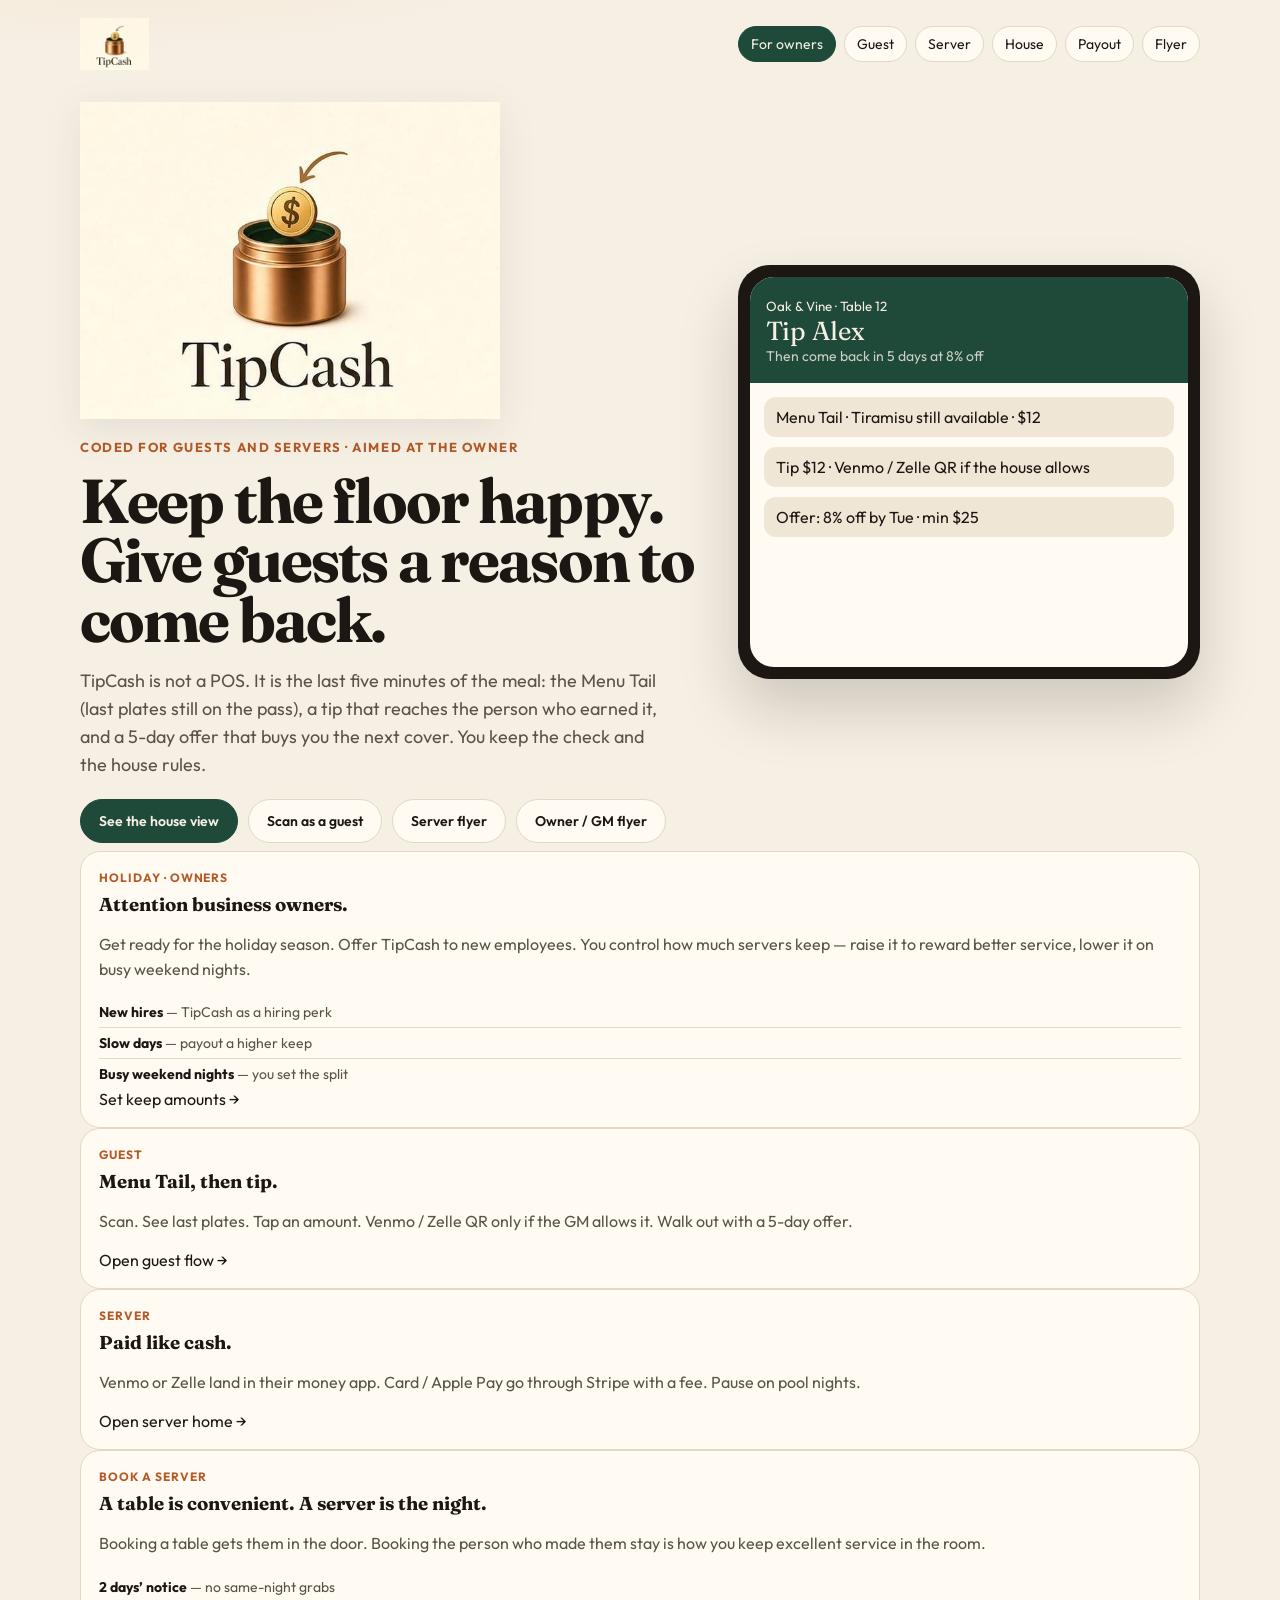
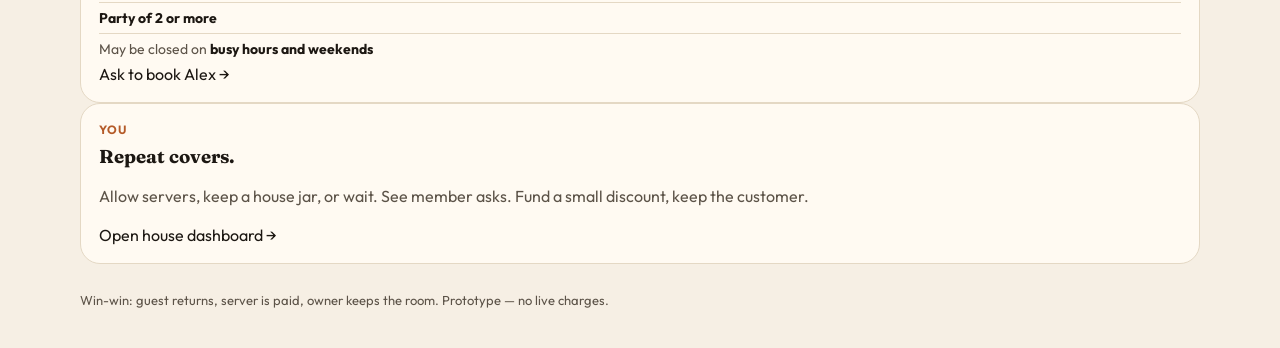
<file: index.html>
<!DOCTYPE html>
<html lang="en">
<head>
  <meta charset="UTF-8" />
  <meta name="viewport" content="width=device-width, initial-scale=1" />
  <title>TipCash — For owners</title>
  <link rel="preconnect" href="https://fonts.googleapis.com" />
  <link href="https://fonts.googleapis.com/css2?family=Fraunces:opsz,wght@9..144,650&family=Outfit:wght@400;600;700&display=swap" rel="stylesheet" />
  <link rel="stylesheet" href="styles.css" />
</head>
<body>
  <header class="wrap nav">
    <a class="brand" href="./index.html"><img class="brand-logo" src="./logo-photo.svg" alt="TipCash copper jar" onerror="this.onerror=null;this.src='./logo-mark.svg'" /></a>
    <nav class="nav-links">
      <a class="active" href="./index.html">For owners</a>
      <a href="./guest/">Guest</a>
      <a href="./server/">Server</a>
      <a href="./owner/">House</a>
      <a href="./rails/">Payout</a>
      <a href="./flyer/">Flyer</a>
    </nav>
  </header>
  <main class="wrap">
    <section class="hero">
      <div>
        <img class="hero-logo" src="./logo-photo.svg" alt="TipCash copper-gold jar logo" onerror="this.onerror=null;this.src='./logo-mark.svg'" />
        <p class="kicker">Coded for guests and servers · aimed at the owner</p>
        <h1>Keep the floor happy. Give guests a reason to come back.</h1>
        <p class="lede">
          TipCash is not a POS. It is the last five minutes of the meal: the Menu Tail
          (last plates still on the pass), a tip that reaches the person who earned it,
          and a 5-day offer that buys you the next cover. You keep the check and the house rules.
        </p>
        <div class="cta-row">
          <a class="btn btn-solid btn-lg" href="./owner/">See the house view</a>
          <a class="btn btn-lg" href="./guest/">Scan as a guest</a>
          <a class="btn btn-lg" href="./flyer/">Server flyer</a>
          <a class="btn btn-lg" href="./flyer/owner.html">Owner / GM flyer</a>
        </div>
      </div>
      <div class="phone">
        <div class="phone-screen">
          <div class="phone-top">
            <small>Oak & Vine · Table 12</small>
            <div style="font-family:Fraunces,serif;font-size:26px">Tip Alex</div>
            <div style="opacity:.8;font-size:14px">Then come back in 5 days at 8% off</div>
          </div>
          <div class="phone-body">
            <div class="chip">Menu Tail · Tiramisu still available · $12</div>
            <div class="chip">Tip $12 · Venmo / Zelle QR if the house allows</div>
            <div class="chip">Offer: 8% off by Tue · min $25</div>
          </div>
        </div>
      </div>
    </section>
    <section class="quintet">
      <article class="card">
        <div class="who">Holiday · owners</div>
        <h3 style="font-family:Fraunces,serif;margin:8px 0">Attention business owners.</h3>
        <p>Get ready for the holiday season. Offer TipCash to new employees. You control how much servers keep — raise it to reward better service, lower it on busy weekend nights.</p>
        <ul class="rules">
          <li><b>New hires</b> — TipCash as a hiring perk</li>
          <li><b>Slow days</b> — payout a higher keep</li>
          <li><b>Busy weekend nights</b> — you set the split</li>
        </ul>
        <a href="./owner/#keep">Set keep amounts →</a>
      </article>
      <article class="card">
        <div class="who">Guest</div>
        <h3 style="font-family:Fraunces,serif;margin:8px 0">Menu Tail, then tip.</h3>
        <p>Scan. See last plates. Tap an amount. Venmo / Zelle QR only if the GM allows it. Walk out with a 5-day offer.</p>
        <a href="./guest/">Open guest flow →</a>
      </article>
      <article class="card">
        <div class="who">Server</div>
        <h3 style="font-family:Fraunces,serif;margin:8px 0">Paid like cash.</h3>
        <p>Venmo or Zelle land in their money app. Card / Apple Pay go through Stripe with a fee. Pause on pool nights.</p>
        <a href="./server/">Open server home →</a>
      </article>
      <article class="card">
        <div class="who">Book a server</div>
        <h3 style="font-family:Fraunces,serif;margin:8px 0">A table is convenient. A server is the night.</h3>
        <p>Booking a table gets them in the door. Booking the person who made them stay is how you keep excellent service in the room.</p>
        <ul class="rules">
          <li><b>2 days’ notice</b> — no same-night grabs</li>
          <li><b>Party of 2 or more</b></li>
          <li>May be closed on <b>busy hours and weekends</b></li>
        </ul>
        <a href="./guest/#book">Ask to book Alex →</a>
      </article>
      <article class="card">
        <div class="who">You</div>
        <h3 style="font-family:Fraunces,serif;margin:8px 0">Repeat covers.</h3>
        <p>Allow servers, keep a house jar, or wait. See member asks. Fund a small discount, keep the customer.</p>
        <a href="./owner/">Open house dashboard →</a>
      </article>
    </section>
  </main>
  <footer class="wrap footer">Win-win: guest returns, server is paid, owner keeps the room. Prototype — no live charges.</footer>
</body>
</html>
</file>
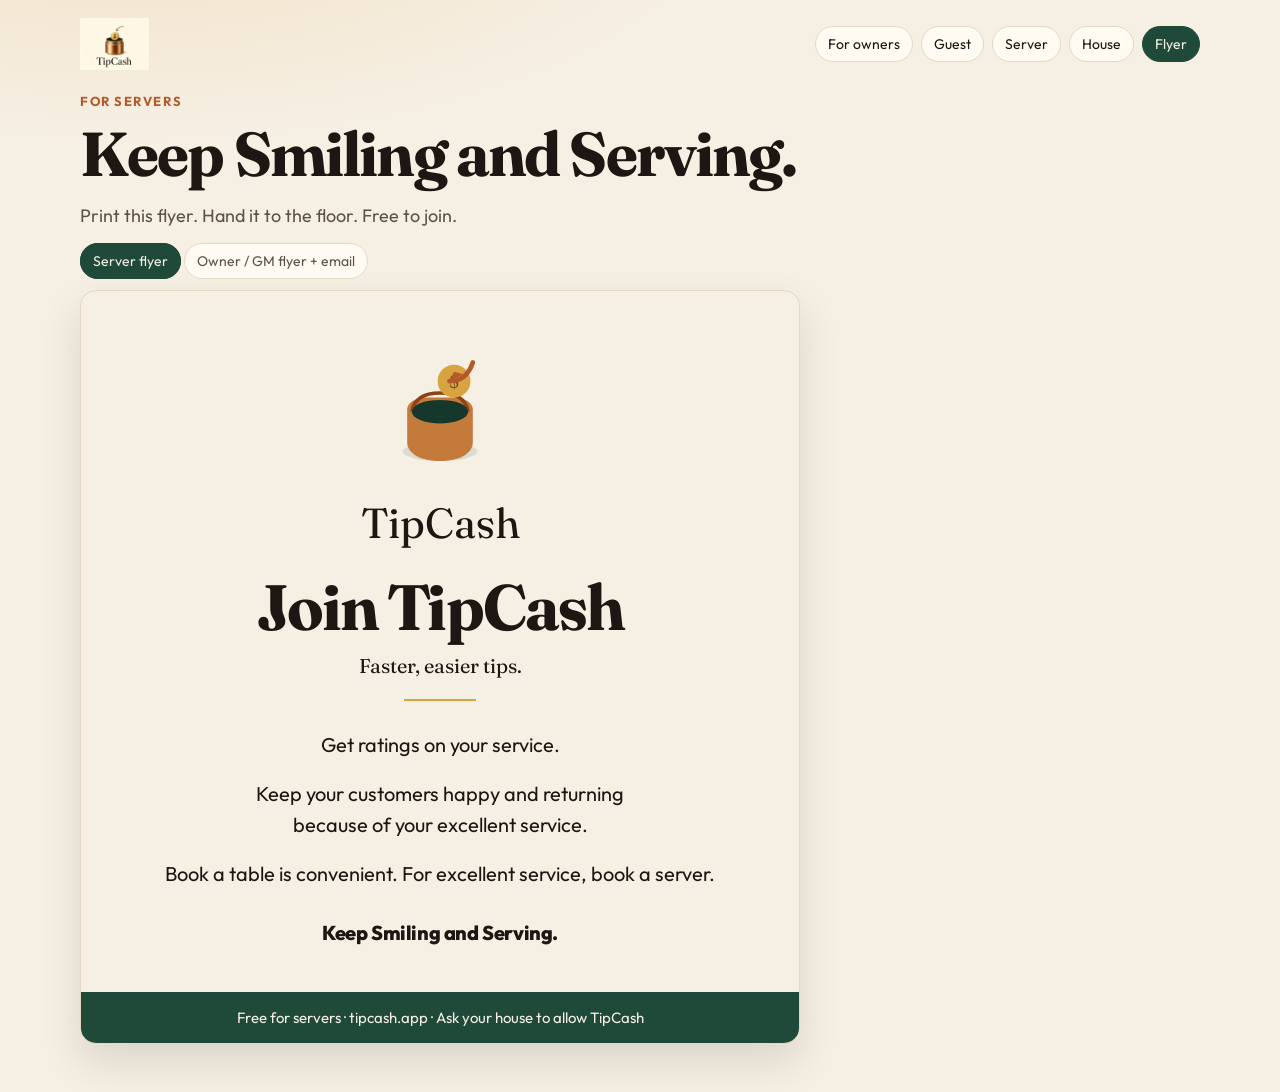
<file: flyer/index.html>
<!DOCTYPE html>
<html lang="en">
<head>
  <meta charset="UTF-8" />
  <meta name="viewport" content="width=device-width, initial-scale=1" />
  <title>TipCash — Server flyer</title>
  <link rel="preconnect" href="https://fonts.googleapis.com" />
  <link href="https://fonts.googleapis.com/css2?family=Fraunces:opsz,wght@9..144,650&family=Outfit:wght@400;600;700&display=swap" rel="stylesheet" />
  <link rel="stylesheet" href="../styles.css" />
  <style>
    .sheet {
      width: min(720px, 100%);
      background: #f6efe4;
      border: 1px solid var(--line);
      border-radius: 16px;
      box-shadow: 0 18px 40px rgba(28,23,18,.12);
      overflow: hidden;
    }
    .sheet-body {
      padding: 48px 40px 36px;
      text-align: center;
    }
    .sheet-body img { width: 150px; height: auto; margin: 0 auto 8px; display: block; }
    .sheet-word { font-family: Fraunces, serif; font-size: 42px; color: #1c1712; margin: 0 0 28px; }
    .sheet-title { font-family: Fraunces, serif; font-size: clamp(40px, 8vw, 64px); line-height: .95; margin: 0 0 12px; color: #1c1712; }
    .sheet-sub { font-family: Fraunces, serif; font-size: clamp(26px, 5vw, 36px); color: #b45a28; margin: 0 0 22px; }
    .sheet-rule { width: 72px; height: 2px; background: #d7a441; margin: 0 auto 28px; border: 0; }
    .sheet-body p { color: #1c1712; font-size: 20px; margin: 0 0 18px; }
    .sheet-slogan { font-weight: 800; font-size: clamp(24px, 4vw, 32px); letter-spacing: -.02em; margin: 28px 0 8px !important; }
    .sheet-foot {
      background: #1f4a3a;
      color: #f6efe4;
      padding: 16px 20px;
      text-align: center;
      font-size: 15px;
    }
    @media print {
      header, .no-print { display: none !important; }
      body { background: #fff; }
      .sheet { box-shadow: none; border: 0; border-radius: 0; width: 100%; }
    }
  </style>
</head>
<body>
  <header class="wrap nav no-print">
    <a class="brand" href="../index.html"><img class="brand-logo" src="../logo-photo.svg" alt="TipCash" onerror="this.onerror=null;this.src='../logo-mark.svg'" /></a>
    <nav class="nav-links">
      <a href="../index.html">For owners</a>
      <a href="../guest/">Guest</a>
      <a href="../server/">Server</a>
      <a href="../owner/">House</a>
      <a class="active" href="./">Flyer</a>
    </nav>
  </header>
  <main class="wrap" style="padding-bottom:48px">
    <p class="kicker no-print">For servers</p>
    <h1 class="no-print">Keep Smiling and Serving.</h1>
    <p class="lede no-print">Print this flyer. Hand it to the floor. Free to join.</p>
    <p class="no-print" style="margin:0 0 18px">
      <a class="btn btn-solid" href="./">Server flyer</a>
      <a class="btn" href="./owner.html">Owner / GM flyer + email</a>
    </p>
    <article class="sheet" aria-label="TipCash server flyer">
      <div class="sheet-body">
        <img src="../logo-mark.svg" alt="TipCash copper-gold jar" />
        <div class="sheet-word">TipCash</div>
        <h2 class="sheet-title">Join TipCash</h2>
        <p class="sheet-sub">Faster, easier tips.</p>
        <hr class="sheet-rule" />
        <p>Get ratings on your service.</p>
        <p>Keep your customers happy and returning<br />because of your excellent service.</p>
        <p>Book a table is convenient. For excellent service, book a server.</p>
        <p class="sheet-slogan">Keep Smiling and Serving.</p>
      </div>
      <div class="sheet-foot">Free for servers · tipcash.app · Ask your house to allow TipCash</div>
    </article>
  </main>
</body>
</html>
</file>
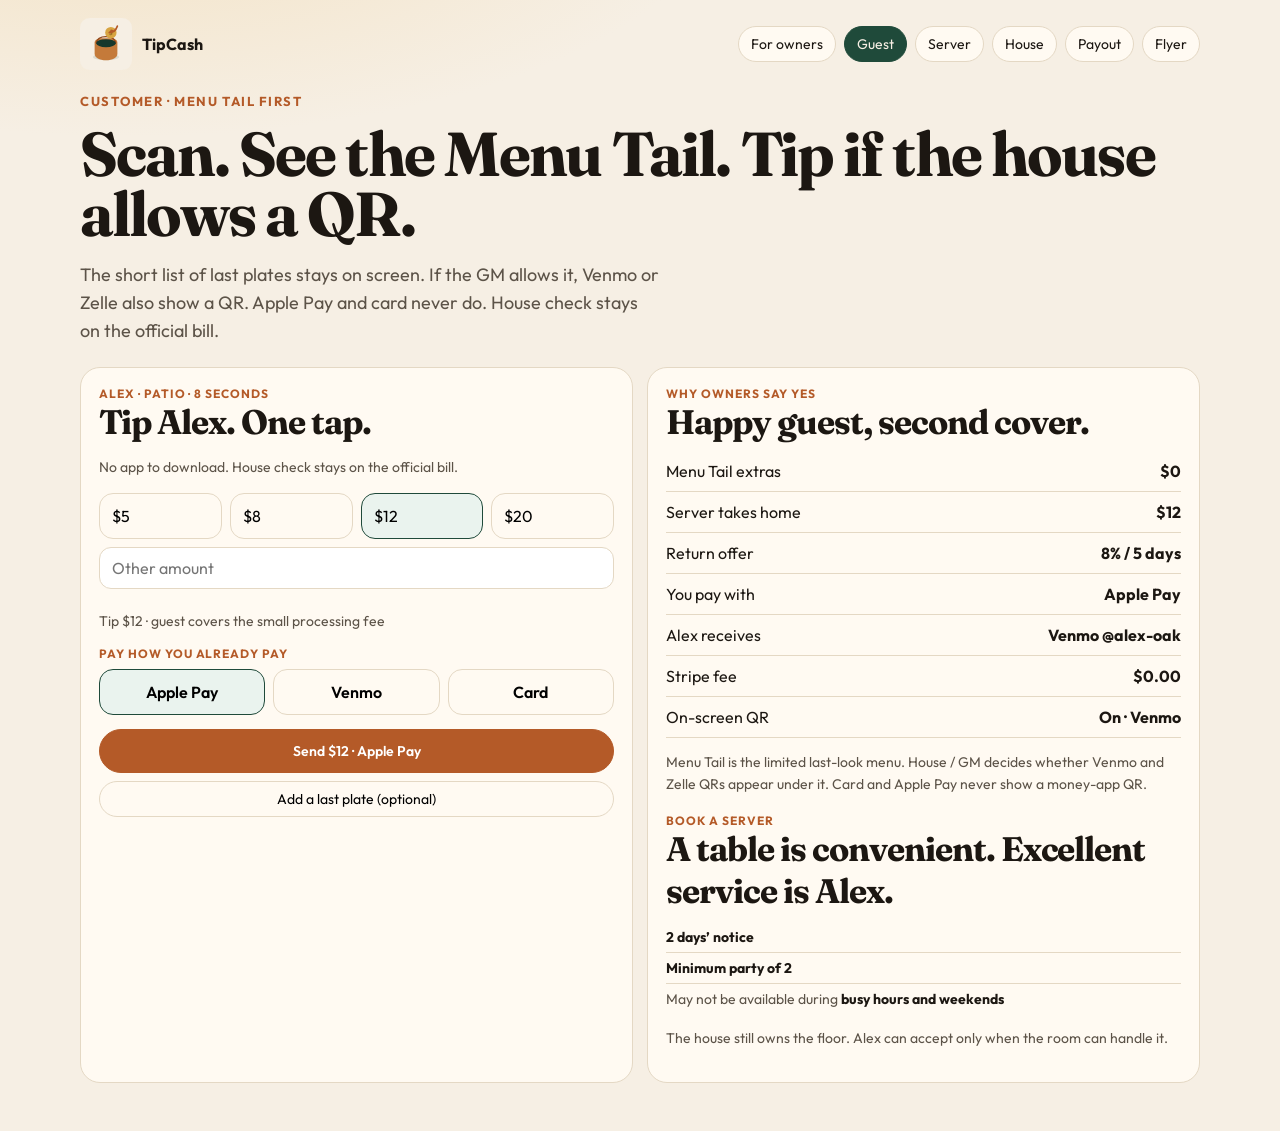
<file: guest/index.html>
<!DOCTYPE html>
<html lang="en">
<head>
  <meta charset="UTF-8" />
  <meta name="viewport" content="width=device-width, initial-scale=1" />
  <title>TipCash — Guest</title>
  <link rel="preconnect" href="https://fonts.googleapis.com" />
  <link href="https://fonts.googleapis.com/css2?family=Fraunces:opsz,wght@9..144,650&family=Outfit:wght@400;600;700&display=swap" rel="stylesheet" />
  <link rel="stylesheet" href="../styles.css" />
</head>
<body>
  <header class="wrap nav">
    <a class="brand" href="../index.html"><img class="brand-logo" src="../logo-mark.svg" alt="TipCash" /><span>TipCash</span></a>
    <nav class="nav-links">
      <a href="../index.html">For owners</a>
      <a class="active" href="./">Guest</a>
      <a href="../server/">Server</a>
      <a href="../owner/">House</a>
      <a href="../rails/">Payout</a>
      <a href="../flyer/">Flyer</a>
    </nav>
  </header>
  <main class="wrap" style="padding-bottom:48px">
    <p class="kicker">Customer · Menu Tail first</p>
    <h1>Scan. See the Menu Tail. Tip if the house allows a QR.</h1>
    <p class="lede">The short list of last plates stays on screen. If the GM allows it, Venmo or Zelle also show a QR. Apple Pay and card never do. House check stays on the official bill.</p>
    <div class="grid-2" style="margin-top:22px">
      <section class="card" id="flow"></section>
      <aside class="card">
        <div class="who">Why owners say yes</div>
        <h2>Happy guest, second cover.</h2>
        <div class="row"><span>Menu Tail extras</span><b id="addon">$0</b></div>
        <div class="row"><span>Server takes home</span><b id="take">$12</b></div>
        <div class="row"><span>Return offer</span><b id="offer">8% / 5 days</b></div>
        <div class="row"><span>You pay with</span><b id="methodOut">Venmo</b></div>
        <div class="row"><span>Alex receives</span><b id="railOut">Venmo @alex-oak</b></div>
        <div class="row"><span>Stripe fee</span><b id="feeOut">$0.00</b></div>
        <div class="row"><span>On-screen QR</span><b id="qrOut">On · Venmo</b></div>
        <p class="muted">Menu Tail is the limited last-look menu. House / GM decides whether Venmo and Zelle QRs appear under it. Card and Apple Pay never show a money-app QR.</p>
        <div class="who" style="margin-top:18px">Book a server</div>
        <h2>A table is convenient. Excellent service is Alex.</h2>
        <ul class="rules">
          <li><b>2 days’ notice</b></li>
          <li><b>Minimum party of 2</b></li>
          <li>May not be available during <b>busy hours and weekends</b></li>
        </ul>
        <p class="muted">The house still owns the floor. Alex can accept only when the room can handle it.</p>
      </aside>
    </div>
  </main>
  <script src="../rails.js"></script>
  <script src="../guest.js"></script>
</body>
</html>
</file>
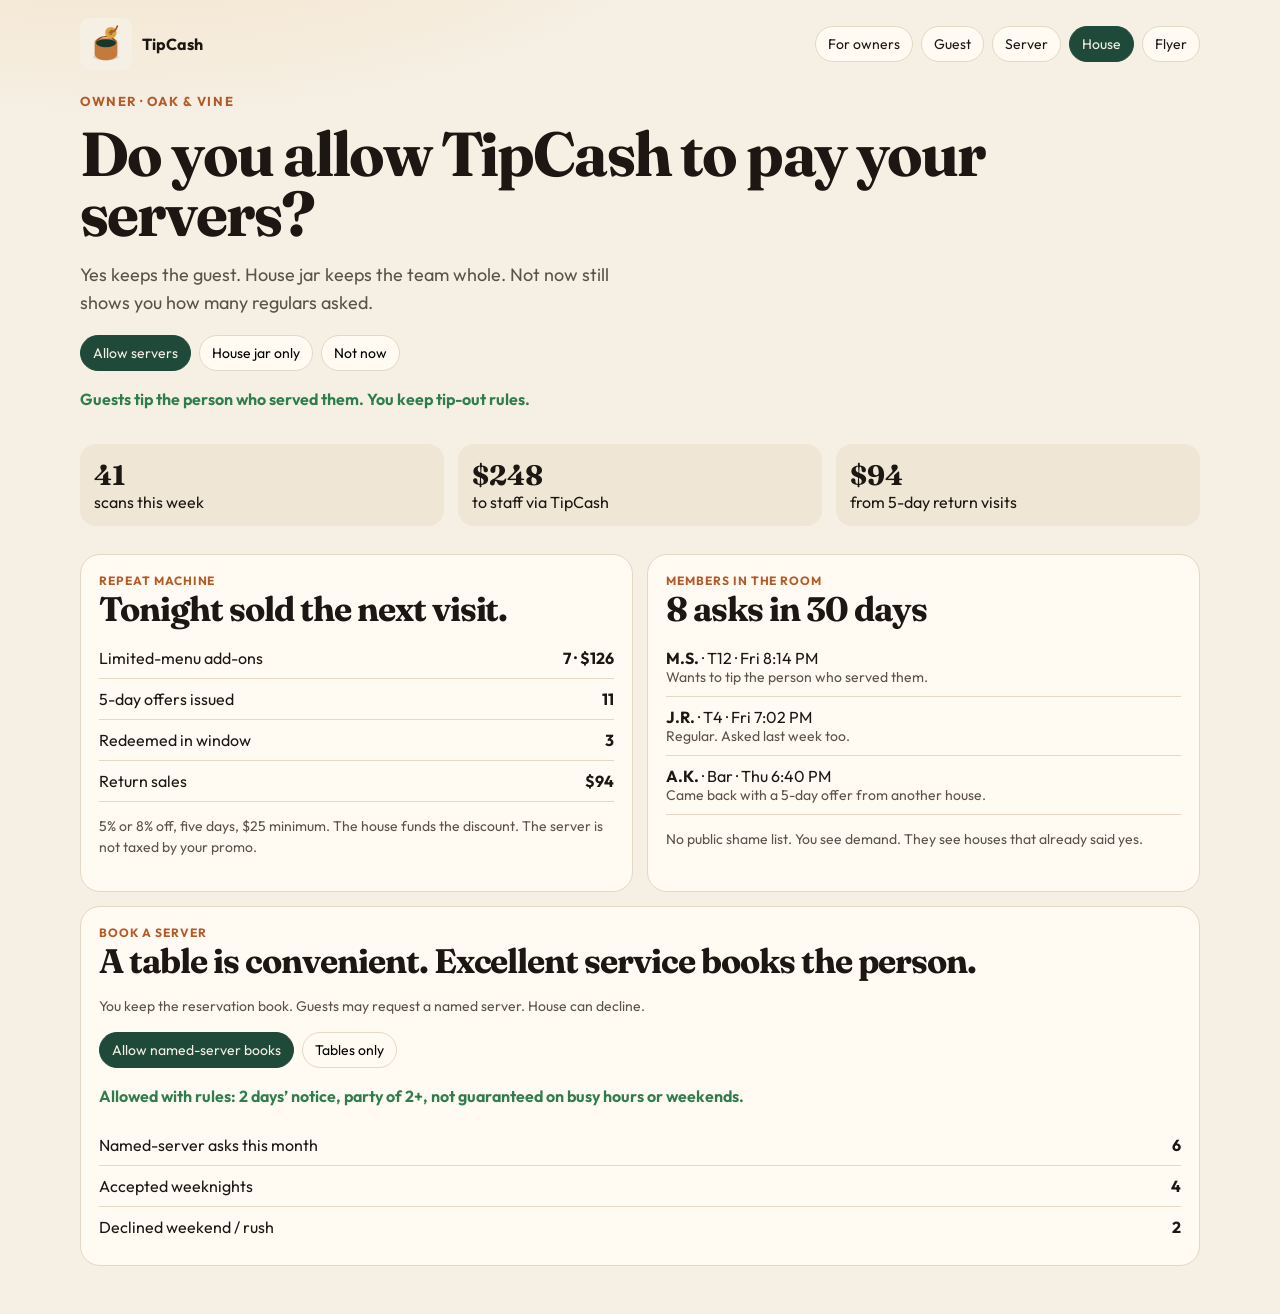
<file: owner/index.html>
<!DOCTYPE html>
<html lang="en">
<head>
  <meta charset="UTF-8" />
  <meta name="viewport" content="width=device-width, initial-scale=1" />
  <title>TipCash — House</title>
  <link rel="preconnect" href="https://fonts.googleapis.com" />
  <link href="https://fonts.googleapis.com/css2?family=Fraunces:opsz,wght@9..144,650&family=Outfit:wght@400;600;700&display=swap" rel="stylesheet" />
  <link rel="stylesheet" href="../styles.css" />
</head>
<body>
  <header class="wrap nav">
    <a class="brand" href="../index.html"><img class="brand-logo" src="../logo-mark.svg" alt="TipCash" /><span>TipCash</span></a>
    <nav class="nav-links">
      <a href="../index.html">For owners</a>
      <a href="../guest/">Guest</a>
      <a href="../server/">Server</a>
      <a class="active" href="./">House</a>
      <a href="../flyer/">Flyer</a>
    </nav>
  </header>
  <main class="wrap" style="padding-bottom:48px">
    <p class="kicker">Owner · Oak & Vine</p>
    <h1>Do you allow TipCash to pay your servers?</h1>
    <p class="lede">Yes keeps the guest. House jar keeps the team whole. Not now still shows you how many regulars asked.</p>
    <div class="toggle" id="payToggle">
      <button class="btn on" data-p="servers">Allow servers</button>
      <button class="btn" data-p="pool">House jar only</button>
      <button class="btn" data-p="off">Not now</button>
    </div>
    <p class="ok" id="copy">Guests tip the person who served them. You keep tip-out rules.</p>
    <div class="stats">
      <div class="stat"><b>41</b>scans this week</div>
      <div class="stat"><b>$248</b>to staff via TipCash</div>
      <div class="stat"><b>$94</b>from 5-day return visits</div>
    </div>
    <div class="grid-2">
      <section class="card">
        <div class="who">Repeat machine</div>
        <h2>Tonight sold the next visit.</h2>
        <div class="row"><span>Limited-menu add-ons</span><b>7 · $126</b></div>
        <div class="row"><span>5-day offers issued</span><b>11</b></div>
        <div class="row"><span>Redeemed in window</span><b>3</b></div>
        <div class="row"><span>Return sales</span><b>$94</b></div>
        <p class="muted">5% or 8% off, five days, $25 minimum. The house funds the discount. The server is not taxed by your promo.</p>
      </section>
      <section class="card">
        <div class="who">Members in the room</div>
        <h2>8 asks in 30 days</h2>
        <div class="row"><span><b>M.S.</b> · T12 · Fri 8:14 PM<div class="muted">Wants to tip the person who served them.</div></span></div>
        <div class="row"><span><b>J.R.</b> · T4 · Fri 7:02 PM<div class="muted">Regular. Asked last week too.</div></span></div>
        <div class="row"><span><b>A.K.</b> · Bar · Thu 6:40 PM<div class="muted">Came back with a 5-day offer from another house.</div></span></div>
        <p class="muted">No public shame list. You see demand. They see houses that already said yes.</p>
      </section>
    </div>
    <section class="card" style="margin-top:14px">
      <div class="who">Book a server</div>
      <h2>A table is convenient. Excellent service books the person.</h2>
      <p class="muted">You keep the reservation book. Guests may request a named server. House can decline.</p>
      <div class="toggle">
        <button class="btn on" id="srvBookOn">Allow named-server books</button>
        <button class="btn" id="srvBookOff">Tables only</button>
      </div>
      <p class="ok" id="srvBookCopy">Allowed with rules: 2 days’ notice, party of 2+, not guaranteed on busy hours or weekends.</p>
      <div class="row"><span>Named-server asks this month</span><b>6</b></div>
      <div class="row"><span>Accepted weeknights</span><b>4</b></div>
      <div class="row"><span>Declined weekend / rush</span><b>2</b></div>
    </section>
  </main>
  <script>
    const text = {
      servers: ["ok", "Guests tip the person who served them. You keep tip-out rules."],
      pool: ["ok", "Every TipCash tip lands in the house jar and splits your way."],
      off: ["warn", "No TipCash payouts. Member asks still collect so you can see demand."],
    };
    document.querySelectorAll("#payToggle .btn").forEach((btn) => {
      btn.onclick = () => {
        document.querySelectorAll("#payToggle .btn").forEach((b) => b.classList.remove("on"));
        btn.classList.add("on");
        const [cls, msg] = text[btn.dataset.p];
        const el = document.getElementById("copy");
        el.className = cls;
        el.textContent = msg;
      };
    });
    const srvOn = document.getElementById("srvBookOn");
    const srvOff = document.getElementById("srvBookOff");
    const srvCopy = document.getElementById("srvBookCopy");
    srvOn.onclick = () => {
      srvOn.classList.add("on"); srvOff.classList.remove("on");
      srvCopy.className = "ok";
      srvCopy.textContent = "Allowed with rules: 2 days’ notice, party of 2+, not guaranteed on busy hours or weekends.";
    };
    srvOff.onclick = () => {
      srvOff.classList.add("on"); srvOn.classList.remove("on");
      srvCopy.className = "warn";
      srvCopy.textContent = "Tables only. Guests still see who served them and can tip. They cannot reserve a named server.";
    };
  </script>
</body>
</html>
</file>
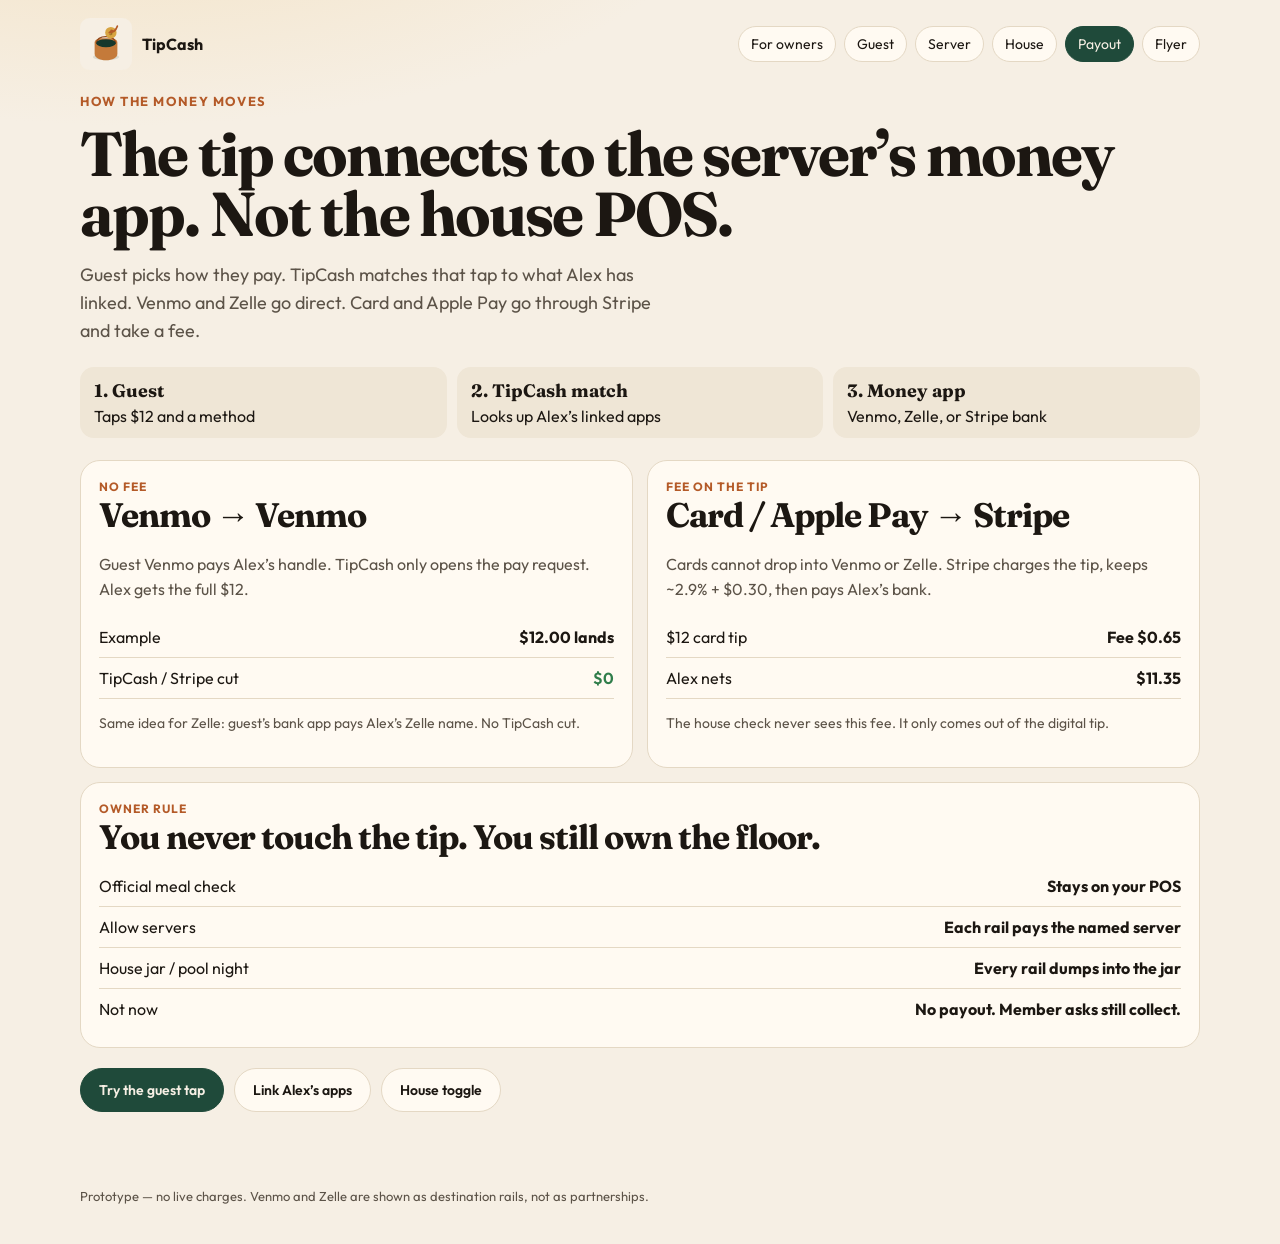
<file: rails/index.html>
<!DOCTYPE html>
<html lang="en">
<head>
  <meta charset="UTF-8" />
  <meta name="viewport" content="width=device-width, initial-scale=1" />
  <title>TipCash — Tip → money app</title>
  <link rel="preconnect" href="https://fonts.googleapis.com" />
  <link href="https://fonts.googleapis.com/css2?family=Fraunces:opsz,wght@9..144,650&family=Outfit:wght@400;600;700&display=swap" rel="stylesheet" />
  <link rel="stylesheet" href="../styles.css" />
</head>
<body>
  <header class="wrap nav">
    <a class="brand" href="../index.html"><img class="brand-logo" src="../logo-mark.svg" alt="TipCash" /><span>TipCash</span></a>
    <nav class="nav-links">
      <a href="../index.html">For owners</a>
      <a href="../guest/">Guest</a>
      <a href="../server/">Server</a>
      <a href="../owner/">House</a>
      <a class="active" href="./">Payout</a>
      <a href="../flyer/">Flyer</a>
    </nav>
  </header>
  <main class="wrap" style="padding-bottom:48px">
    <p class="kicker">How the money moves</p>
    <h1>The tip connects to the server’s money app. Not the house POS.</h1>
    <p class="lede">Guest picks how they pay. TipCash matches that tap to what Alex has linked. Venmo and Zelle go direct. Card and Apple Pay go through Stripe and take a fee.</p>
    <div class="path" style="margin:22px 0">
      <div class="path-step"><b>1. Guest</b><span>Taps $12 and a method</span></div>
      <div class="path-step"><b>2. TipCash match</b><span>Looks up Alex’s linked apps</span></div>
      <div class="path-step"><b>3. Money app</b><span>Venmo, Zelle, or Stripe bank</span></div>
    </div>
    <div class="grid-2">
      <section class="card">
        <div class="who">No fee</div>
        <h2>Venmo → Venmo</h2>
        <p>Guest Venmo pays Alex’s handle. TipCash only opens the pay request. Alex gets the full $12.</p>
        <div class="row"><span>Example</span><b>$12.00 lands</b></div>
        <div class="row"><span>TipCash / Stripe cut</span><b class="ok">$0</b></div>
        <p class="muted">Same idea for Zelle: guest’s bank app pays Alex’s Zelle name. No TipCash cut.</p>
      </section>
      <section class="card">
        <div class="who">Fee on the tip</div>
        <h2>Card / Apple Pay → Stripe</h2>
        <p>Cards cannot drop into Venmo or Zelle. Stripe charges the tip, keeps ~2.9% + $0.30, then pays Alex’s bank.</p>
        <div class="row"><span>$12 card tip</span><b>Fee $0.65</b></div>
        <div class="row"><span>Alex nets</span><b>$11.35</b></div>
        <p class="muted">The house check never sees this fee. It only comes out of the digital tip.</p>
      </section>
    </div>
    <section class="card" style="margin-top:14px">
      <div class="who">Owner rule</div>
      <h2>You never touch the tip. You still own the floor.</h2>
      <div class="row"><span>Official meal check</span><b>Stays on your POS</b></div>
      <div class="row"><span>Allow servers</span><b>Each rail pays the named server</b></div>
      <div class="row"><span>House jar / pool night</span><b>Every rail dumps into the jar</b></div>
      <div class="row"><span>Not now</span><b>No payout. Member asks still collect.</b></div>
    </section>
    <div class="cta-row">
      <a class="btn btn-solid btn-lg" href="../guest/">Try the guest tap</a>
      <a class="btn btn-lg" href="../server/">Link Alex’s apps</a>
      <a class="btn btn-lg" href="../owner/">House toggle</a>
    </div>
  </main>
  <footer class="wrap footer">Prototype — no live charges. Venmo and Zelle are shown as destination rails, not as partnerships.</footer>
</body>
</html>
</file>
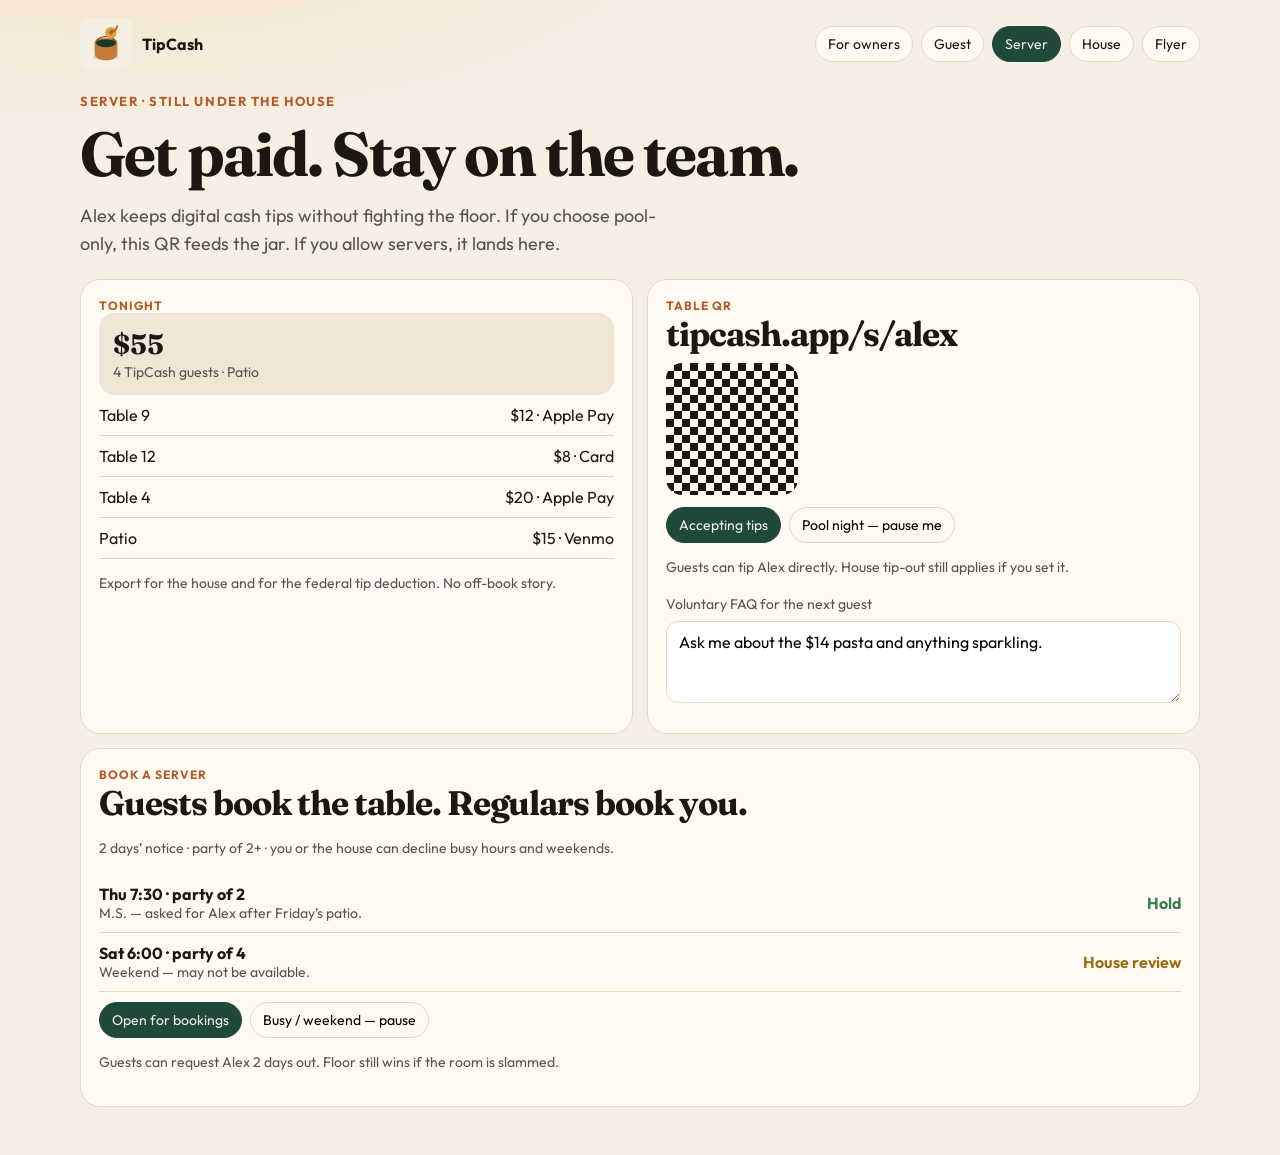
<file: server/index.html>
<!DOCTYPE html>
<html lang="en">
<head>
  <meta charset="UTF-8" />
  <meta name="viewport" content="width=device-width, initial-scale=1" />
  <title>TipCash — Server</title>
  <link rel="preconnect" href="https://fonts.googleapis.com" />
  <link href="https://fonts.googleapis.com/css2?family=Fraunces:opsz,wght@9..144,650&family=Outfit:wght@400;600;700&display=swap" rel="stylesheet" />
  <link rel="stylesheet" href="../styles.css" />
</head>
<body>
  <header class="wrap nav">
    <a class="brand" href="../index.html"><img class="brand-logo" src="../logo-mark.svg" alt="TipCash" /><span>TipCash</span></a>
    <nav class="nav-links">
      <a href="../index.html">For owners</a>
      <a href="../guest/">Guest</a>
      <a class="active" href="./">Server</a>
      <a href="../owner/">House</a>
      <a href="../flyer/">Flyer</a>
    </nav>
  </header>
  <main class="wrap" style="padding-bottom:48px">
    <p class="kicker">Server · still under the house</p>
    <h1>Get paid. Stay on the team.</h1>
    <p class="lede">Alex keeps digital cash tips without fighting the floor. If you choose pool-only, this QR feeds the jar. If you allow servers, it lands here.</p>
    <div class="grid-2" style="margin-top:22px">
      <section class="card">
        <div class="who">Tonight</div>
        <div class="stat"><b>$55</b><span class="muted">4 TipCash guests · Patio</span></div>
        <div class="row"><span>Table 9</span><span>$12 · Apple Pay</span></div>
        <div class="row"><span>Table 12</span><span>$8 · Card</span></div>
        <div class="row"><span>Table 4</span><span>$20 · Apple Pay</span></div>
        <div class="row"><span>Patio</span><span>$15 · Venmo</span></div>
        <p class="muted">Export for the house and for the federal tip deduction. No off-book story.</p>
      </section>
      <section class="card">
        <div class="who">Table QR</div>
        <h2>tipcash.app/s/alex</h2>
        <div class="qr" aria-hidden="true"></div>
        <div class="toggle">
          <button class="btn on" id="on">Accepting tips</button>
          <button class="btn" id="off">Pool night — pause me</button>
        </div>
        <p class="muted" id="policy">Guests can tip Alex directly. House tip-out still applies if you set it.</p>
        <label class="muted" for="faq">Voluntary FAQ for the next guest</label>
        <textarea id="faq" class="field" rows="3">Ask me about the $14 pasta and anything sparkling.</textarea>
      </section>
    </div>
    <section class="card" style="margin-top:14px">
      <div class="who">Book a server</div>
      <h2>Guests book the table. Regulars book you.</h2>
      <p class="muted">2 days’ notice · party of 2+ · you or the house can decline busy hours and weekends.</p>
      <div class="row"><span><b>Thu 7:30 · party of 2</b><div class="muted">M.S. — asked for Alex after Friday’s patio.</div></span><span class="ok">Hold</span></div>
      <div class="row"><span><b>Sat 6:00 · party of 4</b><div class="muted">Weekend — may not be available.</div></span><span class="warn">House review</span></div>
      <div class="toggle">
        <button class="btn on" id="bookOn">Open for bookings</button>
        <button class="btn" id="bookOff">Busy / weekend — pause</button>
      </div>
      <p class="muted" id="bookPolicy">Guests can request Alex 2 days out. Floor still wins if the room is slammed.</p>
    </section>
  </main>
  <script>
    const on = document.getElementById("on");
    const off = document.getElementById("off");
    const policy = document.getElementById("policy");
    on.onclick = () => {
      on.classList.add("on"); off.classList.remove("on");
      policy.textContent = "Guests can tip Alex directly. House tip-out still applies if you set it.";
    };
    off.onclick = () => {
      off.classList.add("on"); on.classList.remove("on");
      policy.textContent = "Personal QR is quiet. Guests can still fund the house jar.";
    };
    const bookOn = document.getElementById("bookOn");
    const bookOff = document.getElementById("bookOff");
    const bookPolicy = document.getElementById("bookPolicy");
    bookOn.onclick = () => {
      bookOn.classList.add("on"); bookOff.classList.remove("on");
      bookPolicy.textContent = "Guests can request Alex 2 days out. Floor still wins if the room is slammed.";
    };
    bookOff.onclick = () => {
      bookOff.classList.add("on"); bookOn.classList.remove("on");
      bookPolicy.textContent = "Bookings paused for busy hours and weekends. Walk-ins still get a table.";
    };
  </script>
</body>
</html>
</file>
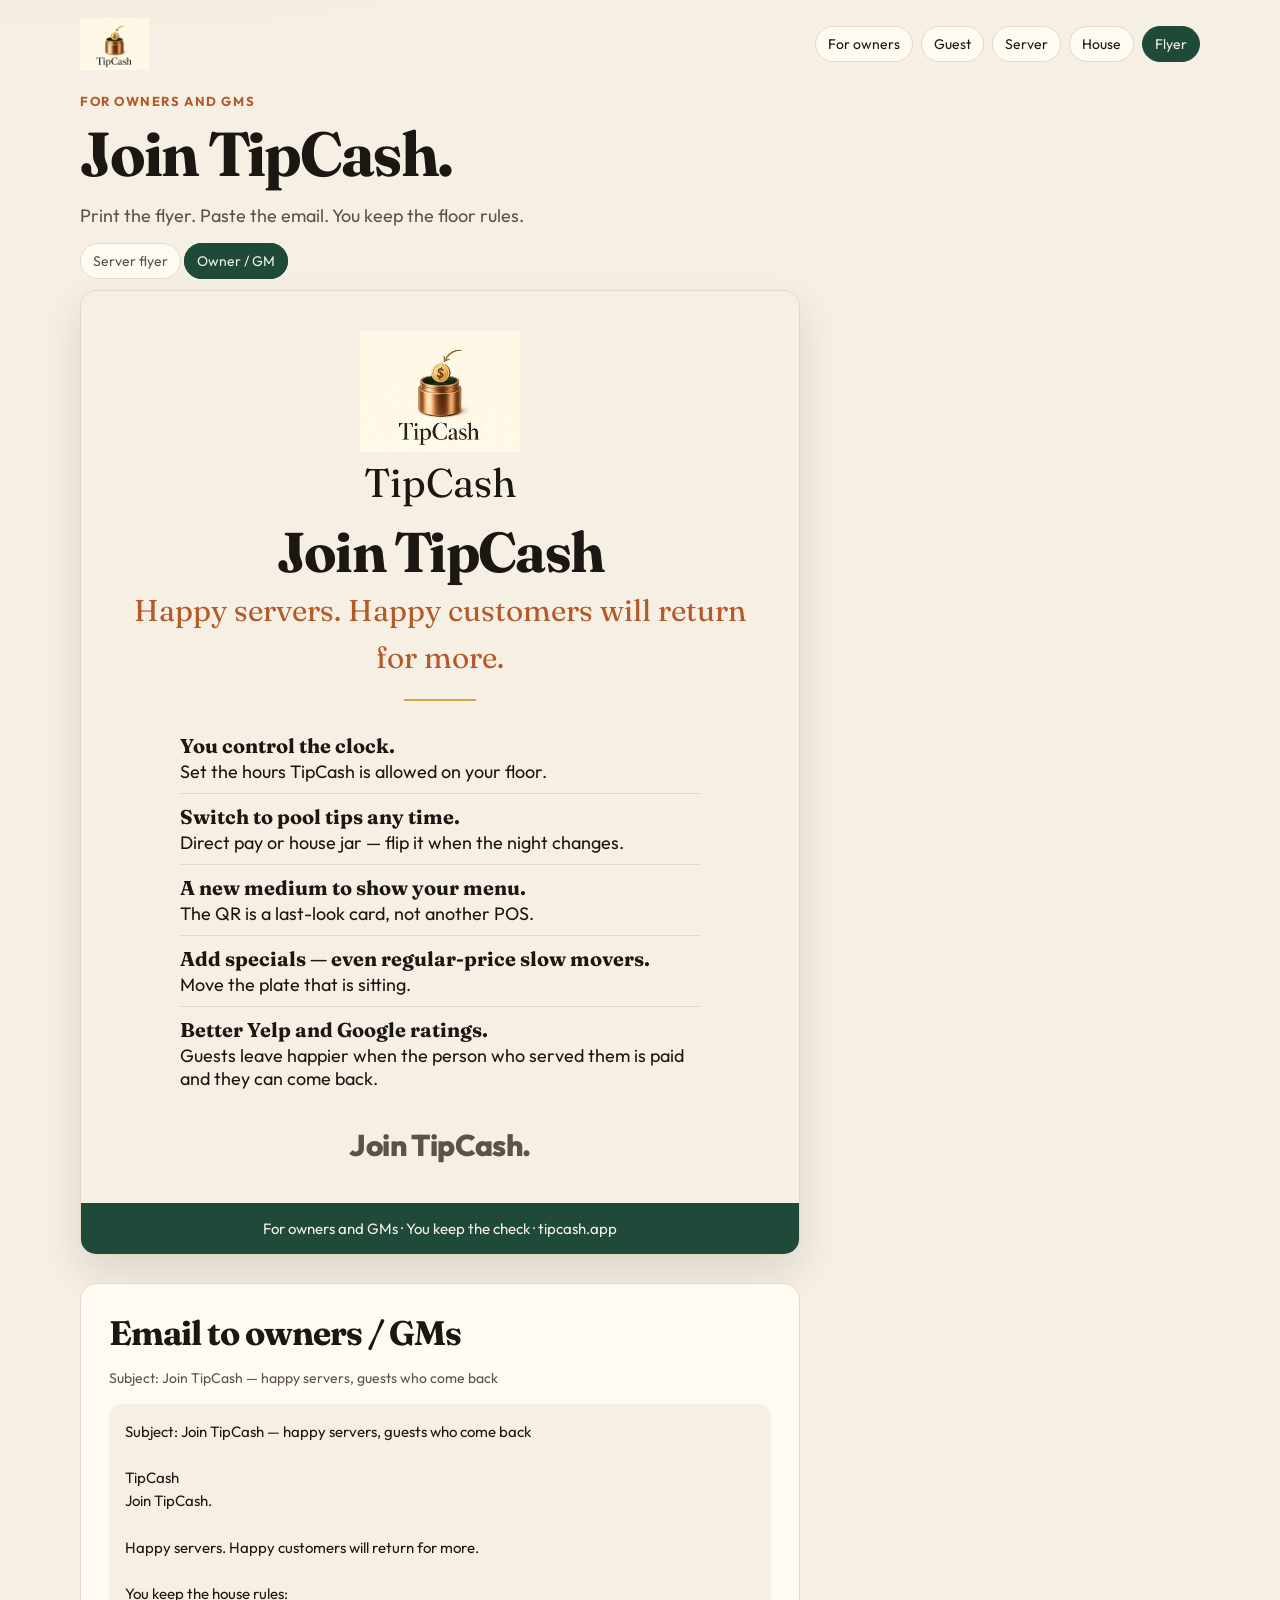
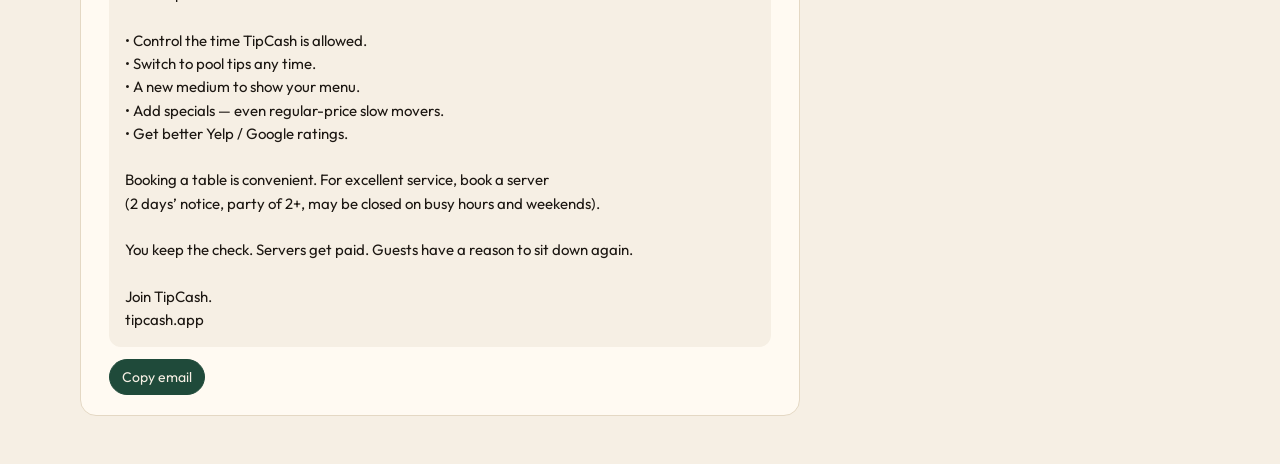
<file: flyer/owner.html>
<!DOCTYPE html>
<html lang="en">
<head>
  <meta charset="UTF-8" />
  <meta name="viewport" content="width=device-width, initial-scale=1" />
  <title>TipCash — Owner / GM intro</title>
  <link rel="preconnect" href="https://fonts.googleapis.com" />
  <link href="https://fonts.googleapis.com/css2?family=Fraunces:opsz,wght@9..144,650&family=Outfit:wght@400;600;700&display=swap" rel="stylesheet" />
  <link rel="stylesheet" href="../styles.css" />
  <style>
    .sheet {
      width: min(720px, 100%);
      background: #f6efe4;
      border: 1px solid var(--line);
      border-radius: 16px;
      box-shadow: 0 18px 40px rgba(28,23,18,.12);
      overflow: hidden;
    }
    .sheet-body { padding: 40px 40px 28px; text-align: center; }
    .sheet-body .logo { width: 160px; height: auto; margin: 0 auto 6px; display: block; }
    .sheet-word { font-family: Fraunces, serif; font-size: 40px; color: #1c1712; margin: 0 0 18px; }
    .sheet-title { font-family: Fraunces, serif; font-size: clamp(36px, 7vw, 56px); line-height: .95; margin: 0 0 10px; color: #1c1712; }
    .sheet-sub { font-family: Fraunces, serif; font-size: clamp(22px, 4vw, 30px); color: #b45a28; margin: 0 0 18px; }
    .sheet-rule { width: 72px; height: 2px; background: #d7a441; margin: 0 auto 22px; border: 0; }
    .benefits { text-align: left; max-width: 520px; margin: 0 auto 8px; padding: 0; list-style: none; }
    .benefits li {
      color: #1c1712;
      font-size: 18px;
      padding: 10px 0;
      border-bottom: 1px solid #e4d8c4;
    }
    .benefits li:last-child { border-bottom: 0; }
    .benefits b { display: block; font-family: Fraunces, serif; font-size: 20px; margin-bottom: 2px; }
    .sheet-slogan { font-weight: 800; font-size: clamp(22px, 4vw, 30px); letter-spacing: -.02em; margin: 22px 0 6px !important; }
    .sheet-foot {
      background: #1f4a3a;
      color: #f6efe4;
      padding: 16px 20px;
      text-align: center;
      font-size: 15px;
    }
    .email {
      width: min(720px, 100%);
      margin-top: 28px;
      background: #fffaf2;
      border: 1px solid var(--line);
      border-radius: 16px;
      padding: 28px 28px 20px;
    }
    .email h2 { margin-top: 0; }
    .email pre {
      white-space: pre-wrap;
      font-family: Outfit, system-ui, sans-serif;
      font-size: 15px;
      line-height: 1.55;
      color: #1c1712;
      background: #f6efe4;
      border-radius: 12px;
      padding: 16px;
      margin: 0 0 12px;
    }
    @media print {
      header, .no-print { display: none !important; }
      body { background: #fff; }
      .sheet { box-shadow: none; border: 0; border-radius: 0; width: 100%; }
      .email { break-before: page; }
    }
  </style>
</head>
<body>
  <header class="wrap nav no-print">
    <a class="brand" href="../index.html"><img class="brand-logo" src="../logo-photo.svg" alt="TipCash" onerror="this.onerror=null;this.src='../logo-mark.svg'" /></a>
    <nav class="nav-links">
      <a href="../index.html">For owners</a>
      <a href="../guest/">Guest</a>
      <a href="../server/">Server</a>
      <a href="../owner/">House</a>
      <a class="active" href="./">Flyer</a>
    </nav>
  </header>
  <main class="wrap" style="padding-bottom:48px">
    <p class="kicker no-print">For owners and GMs</p>
    <h1 class="no-print">Join TipCash.</h1>
    <p class="lede no-print">Print the flyer. Paste the email. You keep the floor rules.</p>
    <p class="no-print" style="margin:0 0 18px">
      <a class="btn" href="./">Server flyer</a>
      <a class="btn btn-solid" href="./owner.html">Owner / GM</a>
    </p>

    <article class="sheet" aria-label="TipCash owner and GM flyer">
      <div class="sheet-body">
        <img class="logo" src="../logo-photo.svg" alt="TipCash copper-gold jar" onerror="this.onerror=null;this.src='../logo-mark.svg'" />
        <div class="sheet-word">TipCash</div>
        <h2 class="sheet-title">Join TipCash</h2>
        <p class="sheet-sub">Happy servers. Happy customers will return for more.</p>
        <hr class="sheet-rule" />
        <ul class="benefits">
          <li><b>You control the clock.</b> Set the hours TipCash is allowed on your floor.</li>
          <li><b>Switch to pool tips any time.</b> Direct pay or house jar — flip it when the night changes.</li>
          <li><b>A new medium to show your menu.</b> The QR is a last-look card, not another POS.</li>
          <li><b>Add specials — even regular-price slow movers.</b> Move the plate that is sitting.</li>
          <li><b>Better Yelp and Google ratings.</b> Guests leave happier when the person who served them is paid and they can come back.</li>
        </ul>
        <p class="sheet-slogan">Join TipCash.</p>
      </div>
      <div class="sheet-foot">For owners and GMs · You keep the check · tipcash.app</div>
    </article>

    <section class="email no-print" aria-label="Owner email">
      <h2>Email to owners / GMs</h2>
      <p class="muted">Subject: Join TipCash — happy servers, guests who come back</p>
      <pre id="mail">Subject: Join TipCash — happy servers, guests who come back

TipCash
Join TipCash.

Happy servers. Happy customers will return for more.

You keep the house rules:

• Control the time TipCash is allowed.
• Switch to pool tips any time.
• A new medium to show your menu.
• Add specials — even regular-price slow movers.
• Get better Yelp / Google ratings.

Booking a table is convenient. For excellent service, book a server
(2 days’ notice, party of 2+, may be closed on busy hours and weekends).

You keep the check. Servers get paid. Guests have a reason to sit down again.

Join TipCash.
tipcash.app</pre>
      <button class="btn btn-solid" type="button" id="copyMail">Copy email</button>
      <span class="muted" id="copied"></span>
    </section>
  </main>
  <script>
    document.getElementById("copyMail").onclick = async () => {
      const text = document.getElementById("mail").textContent;
      try {
        await navigator.clipboard.writeText(text);
        document.getElementById("copied").textContent = "Copied.";
      } catch {
        document.getElementById("copied").textContent = "Select the text and copy.";
      }
    };
  </script>
</body>
</html>
</file>
<file: styles.css>
:root {
  --ink: #1c1712;
  --ink-soft: #5c5348;
  --paper: #f6efe4;
  --paper-2: #efe6d6;
  --card: #fffaf2;
  --line: #e4d8c4;
  --pine: #1f4a3a;
  --copper: #b45a28;
  --good: #2f7d4a;
  --warn: #9a6b12;
}
* { box-sizing: border-box; }
html, body { margin: 0; }
body {
  font-family: Outfit, system-ui, sans-serif;
  color: var(--ink);
  background: radial-gradient(1200px 500px at 10% -10%, #f3e2c4 0%, transparent 50%), var(--paper);
  min-height: 100vh;
}
a { color: inherit; text-decoration: none; }
button, input, textarea { font: inherit; }
.wrap { width: min(1120px, calc(100% - 32px)); margin: 0 auto; }
.nav { display: flex; align-items: center; justify-content: space-between; padding: 18px 0 8px; gap: 12px; }
.brand { display: flex; gap: 10px; align-items: center; font-weight: 700; }
.mark {
  width: 34px; height: 34px; border-radius: 10px; background: var(--pine); color: #f6efe4;
  display: grid; place-items: center; font-family: Fraunces, serif;
}
.nav-links { display: flex; gap: 8px; flex-wrap: wrap; }
.nav-links a, .btn {
  border: 1px solid var(--line); background: var(--card);
  padding: 8px 12px; border-radius: 999px; font-size: 14px; cursor: pointer;
}
.nav-links a.active, .btn-solid { background: var(--pine); color: #f6efe4; border-color: var(--pine); }
.btn-copper { background: var(--copper); color: #fff; border-color: var(--copper); }
.btn.on { background: var(--pine); color: #f6efe4; border-color: var(--pine); }
.btn-lg { padding: 12px 18px; font-weight: 600; }
h1, h2 { font-family: Fraunces, serif; letter-spacing: -0.03em; }
h1 { font-size: clamp(34px, 6vw, 62px); line-height: 0.96; margin: 0 0 14px; }
h2 { font-size: clamp(22px, 3vw, 34px); margin: 0 0 8px; }
p { color: var(--ink-soft); line-height: 1.55; }
.kicker { color: var(--copper); font-weight: 700; font-size: 13px; letter-spacing: 0.12em; text-transform: uppercase; }
.lede { font-size: 18px; max-width: 580px; }
.hero { padding: 24px 0 8px; display: grid; grid-template-columns: 1.15fr .85fr; gap: 32px; align-items: center; }
.cta-row { display: flex; gap: 10px; flex-wrap: wrap; margin-top: 20px; }
.phone { background: var(--ink); border-radius: 32px; padding: 12px; box-shadow: 0 30px 60px rgba(28,23,18,.18); }
.phone-screen { background: #fffaf2; border-radius: 24px; overflow: hidden; min-height: 390px; }
.phone-top { background: var(--pine); color: #f6efe4; padding: 18px 16px; }
.phone-body { padding: 14px; display: grid; gap: 10px; }
.chip { background: var(--paper-2); border-radius: 12px; padding: 10px 12px; }
.trio, .stats { display: grid; grid-template-columns: repeat(3, 1fr); gap: 14px; padding: 16px 0 28px; }
.quartet { display: grid; grid-template-columns: repeat(4, 1fr); gap: 14px; padding: 16px 0 28px; }
.rules { margin: 10px 0 0; padding: 0; list-style: none; }
.rules li { font-size: 14px; color: var(--ink-soft); padding: 6px 0; border-bottom: 1px solid var(--line); }
.rules li:last-child { border-bottom: 0; }
.rules b { color: var(--ink); }
.grid-2 { display: grid; grid-template-columns: 1fr 1fr; gap: 14px; }
.card { background: var(--card); border: 1px solid var(--line); border-radius: 20px; padding: 18px; }
.who { font-size: 12px; font-weight: 700; letter-spacing: .08em; text-transform: uppercase; color: var(--copper); }
.stat { background: var(--paper-2); border-radius: 16px; padding: 14px; }
.stat b { display: block; font-size: 28px; font-family: Fraunces, serif; }
.muted { color: var(--ink-soft); font-size: 14px; }
.ok { color: var(--good); font-weight: 650; }
.warn { color: var(--warn); font-weight: 650; }
.row { display: flex; justify-content: space-between; gap: 12px; align-items: center; padding: 10px 0; border-bottom: 1px solid var(--line); }
.row:last-child { border-bottom: 0; }
.menu-item, .tip-btn {
  display: flex; justify-content: space-between; width: 100%; text-align: left;
  background: var(--card); border: 1px solid var(--line); border-radius: 14px; padding: 12px; cursor: pointer;
}
.menu-item.on, .tip-btn.on { border-color: var(--pine); background: #eaf3ee; }
.tips { display: grid; grid-template-columns: repeat(4, 1fr); gap: 8px; }
.pay-methods { display: grid; grid-template-columns: repeat(3, 1fr); gap: 8px; margin-top: 8px; }
.pay-methods-4 { display: grid; grid-template-columns: repeat(4, 1fr); gap: 8px; margin-top: 8px; }
.pay-methods .tip-btn, .pay-methods-4 .tip-btn { justify-content: center; font-weight: 600; }
.field { width: 100%; border: 1px solid var(--line); border-radius: 12px; padding: 10px 12px; background: #fff; margin: 8px 0; }
.banner { background: var(--pine); color: #f6efe4; border-radius: 16px; padding: 14px; }
.banner strong { font-family: Fraunces, serif; font-size: 22px; display: block; }
.toggle { display: flex; gap: 8px; flex-wrap: wrap; margin: 10px 0; }
.qr {
  width: 132px; height: 132px; border-radius: 16px; margin: 8px 0 12px;
  background: repeating-conic-gradient(#1c1712 0% 25%, #fffaf2 0% 50%) 0 0 / 16px 16px;
}
.footer { padding: 28px 0 40px; color: var(--ink-soft); font-size: 13px; }
@media (max-width: 800px) {
  .hero, .trio, .quartet, .stats, .grid-2 { grid-template-columns: 1fr; }
  .tips { grid-template-columns: repeat(2, 1fr); }
  .pay-methods, .pay-methods-4 { grid-template-columns: 1fr 1fr; }
}

.brand-logo { height: 52px; width: auto; display: block; }
.hero-logo { width: min(420px, 92%); height: auto; display: block; margin: 0 0 18px; filter: drop-shadow(0 10px 18px rgba(28,23,18,.08)); }
.flyer-link { margin-top: 8px; display: inline-block; }
.menu-tail { margin-top: 4px; }
.menu-tail h2 { margin-bottom: 4px; }
.thanks-menu { margin-top: 12px; }
.thanks-menu .menu-item { cursor: default; margin-top: 8px; }
.qr-screen {
  display: grid;
  grid-template-columns: 132px 1fr;
  gap: 12px;
  align-items: center;
  background: var(--paper-2);
  border: 1px dashed var(--line);
  border-radius: 16px;
  padding: 12px;
  margin: 10px 0 4px;
}
.qr-screen canvas {
  width: 132px;
  height: 132px;
  border-radius: 12px;
  background: #fff;
  display: block;
}
.qr-screen .who { margin: 0; }
.qr-off { margin: 10px 0 0; }
@media (max-width: 800px) {
  .qr-screen { grid-template-columns: 1fr; justify-items: start; }
}
.save-preview { width: 100%; border-radius: 14px; border: 1px solid var(--line); margin: 10px 0; display: block; background: #fff; }
.path { display: grid; grid-template-columns: repeat(3, 1fr); gap: 10px; }
.path-compact { grid-template-columns: 1fr; margin: 10px 0 4px; }
.path-step { background: var(--paper-2); border-radius: 14px; padding: 12px 14px; }
.path-step b { display: block; font-family: Fraunces, serif; font-size: 18px; margin-bottom: 4px; }
.path-compact .path-step { padding: 8px 12px; position: relative; }
.path-compact .path-step + .path-step::before { content: "\2193"; position: absolute; top: -10px; left: 14px; color: var(--copper); font-size: 12px; }
@media (max-width: 800px) { .path { grid-template-columns: 1fr; } }
</file>
